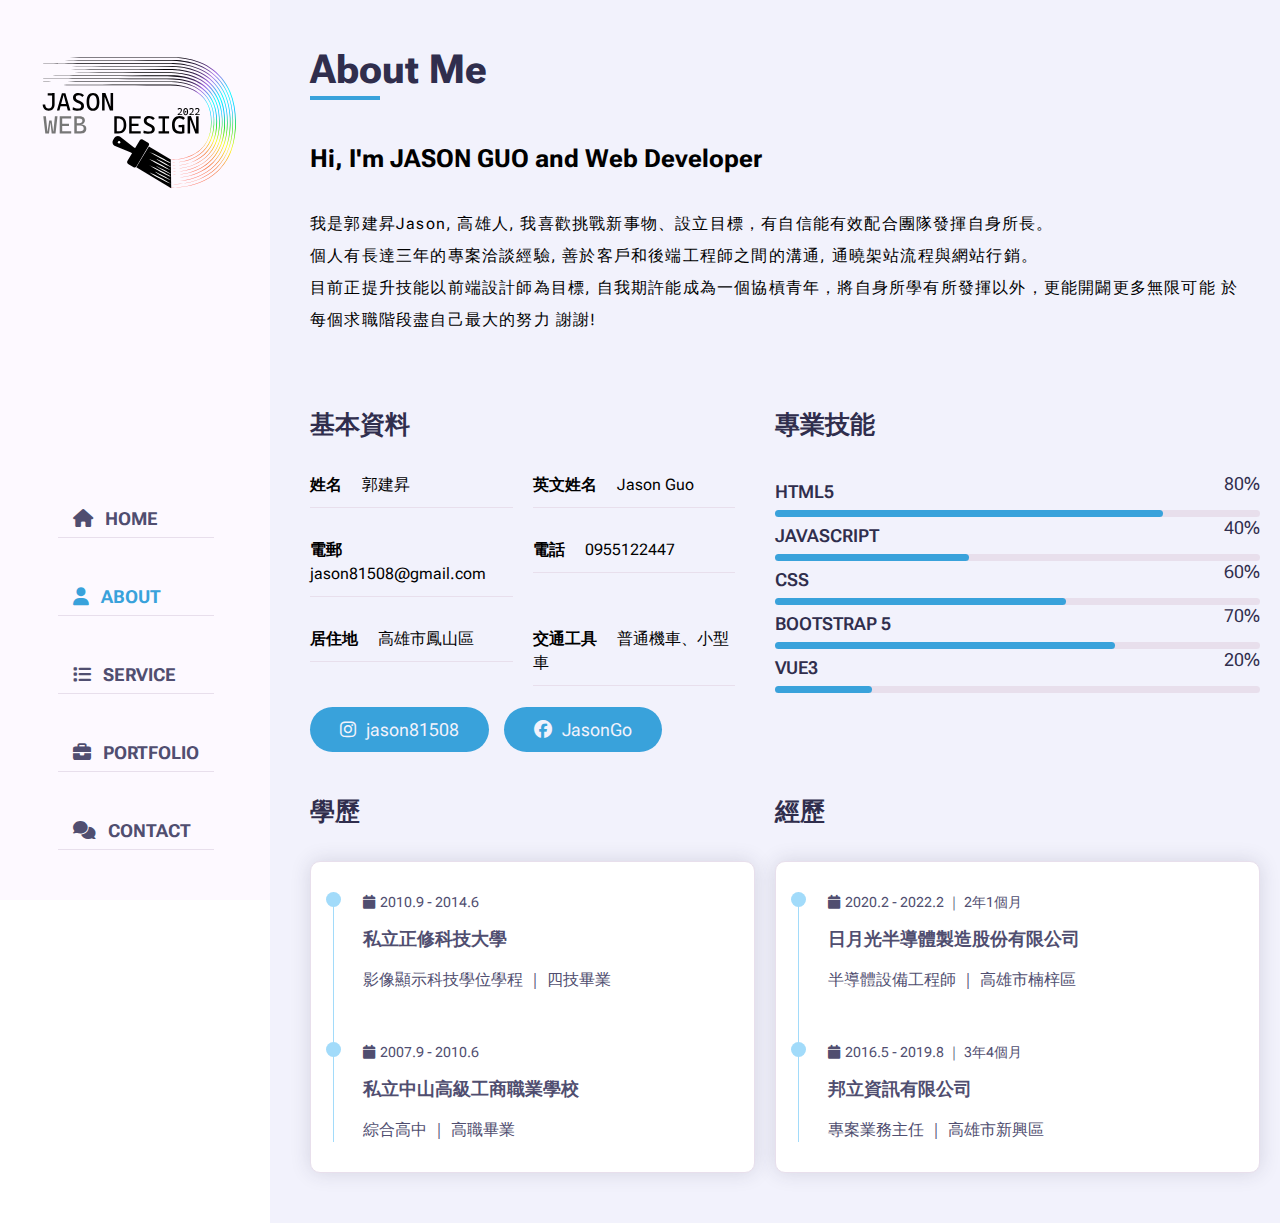
<file: about.html>
<!DOCTYPE html>
<html lang="en">
<head>
    <meta http-equiv="Content-Type" content="text/html; chrset=utf-8"/>
    <meta http-equiv="Content-language" content="zh-tw">
    <meta http-equiv="X-UA-Compatible" content="IE=edge">
    <meta name="viewport" content="width=device-width, initial-scale=1.0">
    <meta name="decription" content="這個是郭建昇的個人履歷，持續更新個人經歷與內容">
    <meta name="keywords" content="郭建昇, JasonGo個人履歷, Jasonguo個人履歷">
    <meta name="author" content="JasonGuo郭建昇">
    <meta name="copyright" content="郭建昇版權所有、轉載必究 ● Copyright JasonGuo ">
    <meta property="og:title" content="Jason's Portfolio">
    <meta property="og:decription" content="這個是郭建昇的個人履歷，持續更新個人經歷與內容">
    <meta property="og:type" content="website">
    <meta property="og:url" content="jason81508.github.io/Portfolio/">
    <!-- <meta property="og:image" content=""> -->
    <meta property="og:site_name" content="JasonGuo ｜ 關於我">
    <title>JasonGuo ｜ 關於我</title>
    <!-- css File -->
    <link rel="shortcut icon" href="favicon.ico">
    <link rel="stylesheet" href="css/all.css">
    <link rel="stylesheet" href="https://cdnjs.cloudflare.com/ajax/libs/font-awesome/6.1.1/css/all.min.css">
    <!-- JS File -->
    <script src="js/jquery-3.1.1.min.js"></script>
    <script src="js/script.js"></script>
</head>
<body>
    <!-- ***Main Container Star*** -->
    <div class="main-container">
        <!-- ***Aside Star*** -->
        
        <div class="aside">
            <div class="logo">
               <h1><a href="index.html">jason web design</a></h1>
            </div>
            <ul class="nav-toggler">
                <span></span>
            </ul>
            <ul class="nav">
                <li><a href="index.html"><i class="fa fa-home"></i> HOME</a></li>
                <li><a href="about.html" class="active"><i class="fa fa-user"></i> ABOUT</a></li>
                <li><a href="service.html"><i class="fa fa-list"></i> SERVICE</a></li>
                <li><a href="portfolio.html"><i class="fa fa-briefcase"></i> PORTFOLIO</a></li>
                <li><a href="contact.html"><i class="fa fa-comments"></i> CONTACT</a></li>
            </ul>
        </div>
        <!-- ***Aside End*** -->
        <!-- ****Main-Content Star*** -->
        <div class="main-content">
            <!-- About Star -->
            <section class="content-wrap about">
                <div class="container">
                    <div class="row">
                        <div class="page-title">
                            <h2>About Me</h2>
                        </div>
                    </div>
                    <div class="row">
                        <div class="about-content">
                            <h3 class="mb-30">Hi, I'm JASON GUO and Web Developer</h3>
                           <p class="mb-30">我是郭建昇Jason, 高雄人, 我喜歡挑戰新事物、設立目標，有自信能有效配合團隊發揮自身所長。<br>個人有長達三年的專案洽談經驗, 善於客戶和後端工程師之間的溝通, 通曉架站流程與網站行銷。<br>目前正提升技能以前端設計師為目標, 自我期許能成為一個協槓青年，將自身所學有所發揮以外，更能開闢更多無限可能 於每個求職階段盡自己最大的努力 謝謝!</p>
                        </div>
                    </div>
                    <div class="row">
                        <div class="person-info mb-30">
                            <div class="person-title mb-30">
                                <h2>基本資料</h2>
                            </div>
                            <div class="person-tip mb-30">
                                <h3><span>姓名</span>郭建昇</h3>
                            </div>
                            <div class="person-tip mb-30">
                                <h3><span>英文姓名</span>Jason Guo</h3>
                            </div>
                            <div class="person-tip mb-30">
                                <h3><span>電郵</span>jason81508@gmail.com</h3>
                            </div>
                            <div class="person-tip mb-30">
                                <h3><span>電話</span>0955122447</h3>
                            </div>
                            <div class="person-tip mb-30">
                                <h3><span>居住地</span>高雄市鳳山區</h3>
                            </div>
                            <div class="person-tip mb-30">
                                <h3><span>交通工具</span>普通機車、小型車</h3>
                            </div>
                            <div class="person-social">
                                <a href="https://www.instagram.com/jasongo81508/?hl=zh-tw" target="_blank" class="btn"><i class="fa-brands fa-instagram"></i>jason81508</a>
                            </div>
                            <div class="person-social">
                                <a href="https://www.facebook.com/jason.go.5" target="_blank" class="btn"><i class="fa-brands fa-facebook"></i>JasonGo</a>
                            </div>
                        </div>
                        <div class="person-skills">
                            <div class="skills-title mb-30">
                                <h2>專業技能</h2>
                            </div>
                            <div class="skills-tip">
                                <h3>HTML5</h3>
                                <div class="skills-progress">
                                    <div class="skills-progress-in" style="width:80%;"></div>
                                    <div class="skills-percent">80%</div>
                                </div>
                            </div>
                            <div class="skills-tip">
                                <h3>JAVASCRIPT</h3>
                                <div class="skills-progress">
                                    <div class="skills-progress-in" style="width:40%;"></div>
                                    <div class="skills-percent">40%</div>
                                </div>
                            </div>
                            <div class="skills-tip">
                                <h3>CSS</h3>
                                <div class="skills-progress">
                                    <div class="skills-progress-in" style="width:60%;"></div>
                                    <div class="skills-percent">60%</div>
                                </div>
                            </div>
                            <div class="skills-tip">
                                <h3>BOOTSTRAP 5</h3>
                                <div class="skills-progress">
                                    <div class="skills-progress-in" style="width:70%;"></div>
                                    <div class="skills-percent">70%</div>
                                </div>
                            </div>
                            <div class="skills-tip">
                                <h3>VUE3</h3>
                                <div class="skills-progress">
                                    <div class="skills-progress-in" style="width:20%;"></div>
                                    <div class="skills-percent">20%</div>
                                </div>
                            </div>
                        </div>
                    </div>
                    <div class="row">
                        <div class="education-title mb-30">
                            <h2 class="mb-30">學歷</h2>
                            <div class="timeline-box">
                                <div class="timeline shadow-dark">
                                    <!-- timeline item -->
                                    <div class="timeline-item">
                                        <div class="circle-dot"></div>
                                        <h3 class="timeline-date">
                                            <i class="fa fa-calendar"></i>2010.9 - 2014.6
                                        </h3>
                                        <h4 class="timeline-title">私立正修科技大學</h4>
                                        <p class="timeline-text">影像顯示科技學位學程 ｜ 四技畢業</p>
                                    </div>
                                    <div class="timeline-item">
                                        <div class="circle-dot"></div>
                                        <h3 class="timeline-date">
                                            <i class="fa fa-calendar"></i>2007.9 - 2010.6
                                        </h3>
                                        <h4 class="timeline-title">私立中山高級工商職業學校</h4>
                                        <p class="timeline-text">綜合高中 ｜ 高職畢業</p>
                                    </div>
                                </div>
                            </div>
                        </div>
                        <div class="experience-title mb-30">
                            <h2 class="mb-30">經歷</h2>
                            <div class="timeline-box">
                                <div class="timeline shadow-dark">
                                    <!-- timeline item -->
                                    <div class="timeline-item">
                                        <div class="circle-dot"></div>
                                        <h3 class="timeline-date">
                                            <i class="fa fa-calendar"></i>2020.2 - 2022.2 ｜ 2年1個月
                                        </h3>
                                        <h4 class="timeline-title">日月光半導體製造股份有限公司</h4>
                                        <p class="timeline-text">半導體設備工程師 ｜ 高雄市楠梓區</p>
                                    </div>
                                    <div class="timeline-item">
                                        <div class="circle-dot"></div>
                                        <h3 class="timeline-date"> 
                                            <i class="fa fa-calendar"></i>2016.5 - 2019.8 ｜ 3年4個月
                                        </h3>
                                        <h4 class="timeline-title">邦立資訊有限公司</h4>
                                        <p class="timeline-text">專案業務主任 ｜ 高雄市新興區</p>
                                    </div>
                                </div>
                            </div>
                        </div>
                    </div>
                </div>
            </section>
            <!-- About End -->
        </div>
        <!-- ****Main-Content End*** -->
    </div>
    <!-- ***Main Container End*** -->
</body>
</html>
</file>
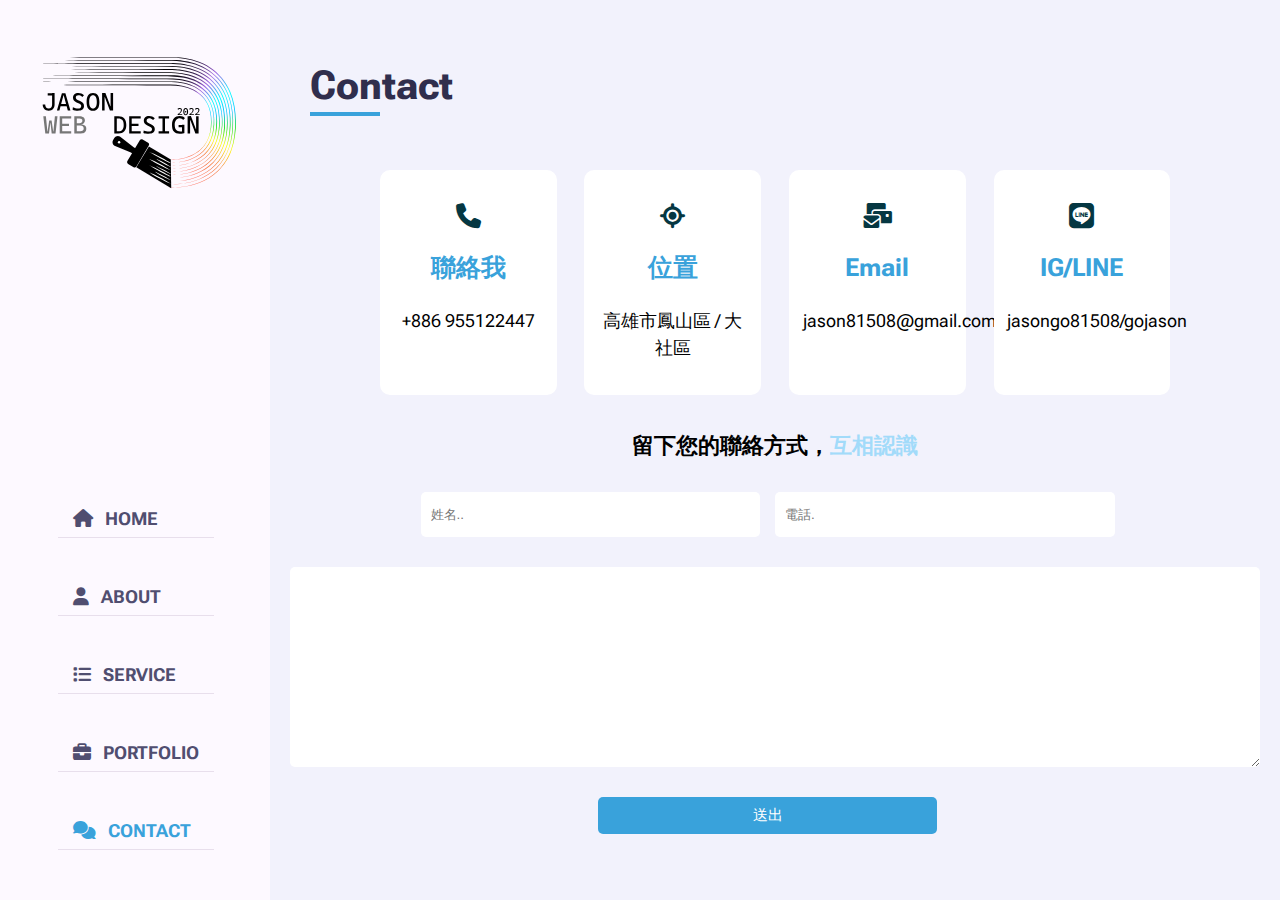
<file: contact.html>
<!DOCTYPE html>
<html lang="en">
<head>
    <meta http-equiv="Content-Type" content="text/html; chrset=utf-8"/>
    <meta http-equiv="Content-language" content="zh-tw">
    <meta http-equiv="X-UA-Compatible" content="IE=edge">
    <meta name="viewport" content="width=device-width, initial-scale=1.0">
    <meta name="decription" content="這個是郭建昇的個人履歷，持續更新個人經歷與內容">
    <meta name="keywords" content="郭建昇, JasonGo個人履歷, Jasonguo個人履歷">
    <meta name="author" content="JasonGuo郭建昇">
    <meta name="copyright" content="郭建昇版權所有、轉載必究 ● Copyright JasonGuo ">
    <meta property="og:title" content="Jason's Portfolio">
    <meta property="og:decription" content="這個是郭建昇的個人履歷，持續更新個人經歷與內容">
    <meta property="og:type" content="website">
    <meta property="og:url" content="jason81508.github.io/Portfolio/">
    <!-- <meta property="og:image" content=""> -->
    <meta property="og:site_name" content="JasonGuo ｜ 聯絡我">
    <title>JasonGuo ｜ 聯絡我</title>
    <!-- css File -->
    <link rel="shortcut icon" href="favicon.ico">
    <link rel="stylesheet" href="css/all.css">
    <link rel="stylesheet" href="https://cdnjs.cloudflare.com/ajax/libs/font-awesome/6.1.1/css/all.min.css">
    <!-- JS File -->
    <script src="js/jquery-3.1.1.min.js"></script>
    <script src="js/script.js"></script>
</head>
<body>
    <!-- ***Main Container Star*** -->
    <div class="main-container">
        <!-- ***Aside Star*** -->
        <div class="aside">
            <div class="logo">
               <h1><a href="index.html">jason web design</a></h1>
            </div>
            <ul class="nav-toggler">
                <span></span>
            </ul>
            <ul class="nav">
                <li><a href="index.html" ><i class="fa fa-home"></i> HOME</a></li>
                <li><a href="about.html"><i class="fa fa-user"></i> ABOUT</a></li>
                <li><a href="service.html"><i class="fa fa-list"></i> SERVICE</a></li>
                <li><a href="portfolio.html"><i class="fa fa-briefcase"></i> PORTFOLIO</a></li>
                <li><a href="contact.html" class="active"><i class="fa fa-comments"></i> CONTACT</a></li>
            </ul>
        </div>
        <!-- ***Aside End*** -->
        <!-- ****Main-Content Star*** -->
        <div class="main-content">
            <!-- Contact Star -->
            <section class="content-wrap contact">
                <div class="container">
                    <div class="row">
                        <div class="page-title">
                            <h2>Contact</h2>
                        </div>
                    </div>
                    <div class="row">
                        <div class="contact-content">
                            <div class="contact-item">
                                <i class="fa-solid fa-phone"></i>
                                <h3>聯絡我</h3>
                                <p>+886 955122447</p>
                            </div>
                            <div class="contact-item">
                                <i class="fa-solid fa-location-crosshairs"></i>
                                <h3>位置</h3>
                                <p>高雄市鳳山區 / 大社區</p>
                            </div>
                            <div class="contact-item">
                                <i class="fa-solid fa-envelopes-bulk"></i>
                                <h3>Email</h3>
                                <p>jason81508@gmail.com</p>
                            </div>
                            <div class="contact-item">
                                <i class="fa-brands fa-line"></i>
                                <h3>IG/LINE</h3>
                                <p>jasongo81508/gojason</p>
                            </div>
                        </div>
                    </div>
                    <div class="row">
                        <div class="qa-title mb-30">
                            <h4>留下您的聯絡方式，<span>互相認識</span></h4>
                        </div>
                        <form action="" class="contactus">
                            <input type="text" name="name" id="fname" placeholder="姓名..">
                            <input type="tel" name="tel" id="ftel" placeholder="電話.">
                            <textarea name="note" id="note"></textarea>
                            <input type="submit" value="送出" class="submit">
                        </form>
                    </div>
                </div>
            </section>
            <!-- Contact End -->
        </div>
        <!-- ****Main-Content End*** -->
    </div>
    <!-- ***Main Container End*** -->
</body>
</html>
</file>
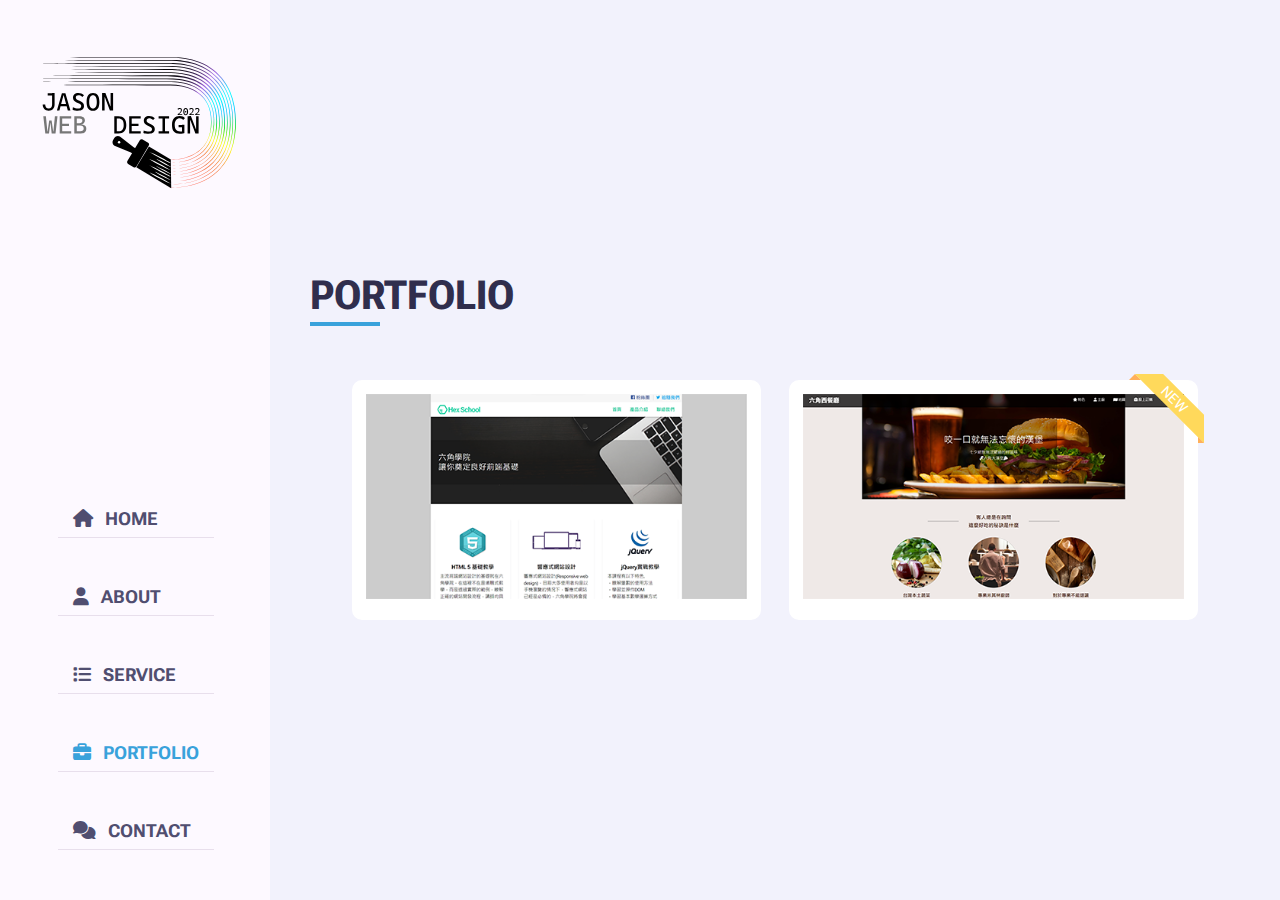
<file: portfolio.html>
<!DOCTYPE html>
<html lang="en">
<head>
    <meta http-equiv="Content-Type" content="text/html; chrset=utf-8"/>
    <meta http-equiv="Content-language" content="zh-tw">
    <meta http-equiv="X-UA-Compatible" content="IE=edge">
    <meta name="viewport" content="width=device-width, initial-scale=1.0">
    <meta name="decription" content="這個是郭建昇的個人履歷，持續更新個人經歷與內容">
    <meta name="keywords" content="郭建昇, JasonGo個人履歷, Jasonguo個人履歷">
    <meta name="author" content="JasonGuo郭建昇">
    <meta name="copyright" content="郭建昇版權所有、轉載必究 ● Copyright JasonGuo ">
    <meta property="og:title" content="Jason's Portfolio">
    <meta property="og:decription" content="這個是郭建昇的個人履歷，持續更新個人經歷與內容">
    <meta property="og:type" content="website">
    <meta property="og:url" content="jason81508.github.io/Portfolio/">
    <!-- <meta property="og:image" content=""> -->
    <meta property="og:site_name" content="JasonGuo ｜ 我的作品">
    <title>JasonGuo ｜ 我的作品</title>
    <!-- css File -->
    <link rel="shortcut icon" href="favicon.ico">
    <link rel="stylesheet" href="css/all.css">
    <link rel="stylesheet" href="https://cdnjs.cloudflare.com/ajax/libs/font-awesome/6.1.1/css/all.min.css">
    <!-- JS File -->
    <script src="js/jquery-3.1.1.min.js"></script>
    <script src="js/script.js"></script>
</head>
<body>
    <!-- ***Main Container Star*** -->
    <div class="main-container">
        <!-- ***Aside Star*** -->
        <div class="aside">
            <div class="logo">
               <h1><a href="index.html">jason web design</a></h1>
            </div>
            <ul class="nav-toggler">
                <span></span>
            </ul>
            <ul class="nav">
                <li><a href="index.html" ><i class="fa fa-home"></i> HOME</a></li>
                <li><a href="about.html"><i class="fa fa-user"></i> ABOUT</a></li>
                <li><a href="service.html"><i class="fa fa-list"></i> SERVICE</a></li>
                <li><a href="portfolio.html" class="active"><i class="fa fa-briefcase"></i> PORTFOLIO</a></li>
                <li><a href="contact.html"><i class="fa fa-comments"></i> CONTACT</a></li>
            </ul>
        </div>
        <!-- ***Aside End*** -->
        <!-- ****Main-Content Star*** -->
        <div class="main-content">
            <!-- Portfolio Star -->
            <section class="content-wrap portfolio">
                <div class="container">
                    <div class="row">
                        <div class="page-title">
                            <h2>PORTFOLIO</h2>
                        </div>
                    </div>
                    <div class="row">
                        <div class="portfolio-content">
                            <div class="portfolio-item">
                                
                                <img src="images/HEX-FLEX.png" alt="六角學院FLEX">
                                <div class="portfolio-text" onclick="window.location='https://jason81508.github.io/HEXPROJECT-FLEX/'">
                                    <h3>六角學院FLEX</h3>
                                    <p>依照layout，規劃html5架構，練習使用CSS3 FLEX呈現互動效果</p>
                                </div>
                            </div>
                            <div class="portfolio-item">
                                <div class="portfolio-tag">
                                    <span>NEW</span>
                                </div>
                                <img src="images/HEX-RWD.png" alt="六角學院RWD">
                                <div class="portfolio-text" onclick="window.location='https://jason81508.github.io/HEXPROJECT-RWD/'">
                                    <h3>六角學院RWD</h3>
                                    <p>依照layout，規劃html5架構，設計購物車、登入、註冊頁面&RWD</p>
                                </div>
                            </div>
                        </div>
                    </div>
                </div>
            </section>
            <!-- Portfolio End -->
        </div>
        <!-- ****Main-Content End*** -->
    </div>
    <!-- ***Main Container End*** -->
</body>
</html>
</file>
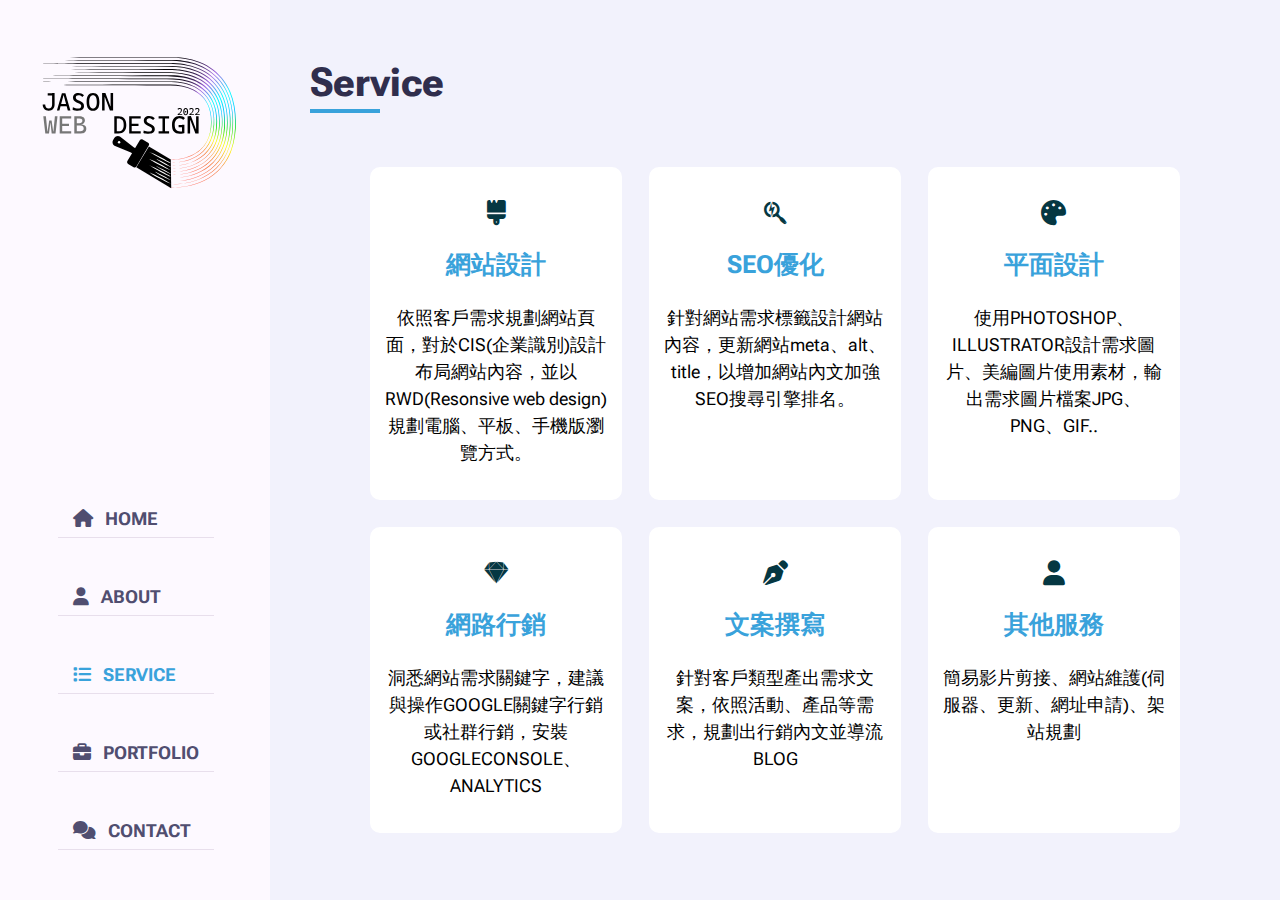
<file: service.html>
<!DOCTYPE html>
<html lang="en">
<head>
    <meta http-equiv="Content-Type" content="text/html; chrset=utf-8"/>
    <meta http-equiv="Content-language" content="zh-tw">
    <meta http-equiv="X-UA-Compatible" content="IE=edge">
    <meta name="viewport" content="width=device-width, initial-scale=1.0">
    <meta name="decription" content="這個是郭建昇的個人履歷，持續更新個人經歷與內容">
    <meta name="keywords" content="郭建昇, JasonGo個人履歷, Jasonguo個人履歷">
    <meta name="author" content="JasonGuo郭建昇">
    <meta name="copyright" content="郭建昇版權所有、轉載必究 ● Copyright JasonGuo ">
    <meta property="og:title" content="Jason's Portfolio">
    <meta property="og:decription" content="這個是郭建昇的個人履歷，持續更新個人經歷與內容">
    <meta property="og:type" content="website">
    <meta property="og:url" content="jason81508.github.io/Portfolio/">
    <!-- <meta property="og:image" content=""> -->
    <meta property="og:site_name" content="JasonGuo ｜ 我的服務">
    <title>JasonGuo ｜ 我的服務</title>
    <!-- css File -->
    <link rel="shortcut icon" href="favicon.ico">
    <link rel="stylesheet" href="css/all.css">
    <link rel="stylesheet" href="https://cdnjs.cloudflare.com/ajax/libs/font-awesome/6.1.1/css/all.min.css">
    <!-- JS File -->
    <script src="js/jquery-3.1.1.min.js"></script>
    <script src="js/script.js"></script>
</head>
<body>
    <!-- ***Main Container Star*** -->
    <div class="main-container">
        <!-- ***Aside Star*** -->
        <div class="aside">
            <div class="logo">
               <h1><a href="index.html">jason web design</a></h1>
            </div>
            <ul class="nav-toggler">
                <span></span>
            </ul>
            <ul class="nav">
                <li><a href="index.html" ><i class="fa fa-home"></i> HOME</a></li>
                <li><a href="about.html"><i class="fa fa-user"></i> ABOUT</a></li>
                <li><a href="service.html" class="active"><i class="fa fa-list"></i> SERVICE</a></li>
                <li><a href="portfolio.html"><i class="fa fa-briefcase"></i> PORTFOLIO</a></li>
                <li><a href="contact.html"><i class="fa fa-comments"></i> CONTACT</a></li>
            </ul>
        </div>
        <!-- ***Aside End*** -->
        <!-- ****Main-Content Star*** -->
        <div class="main-content">
            <!-- Service Star -->
            <section class="content-wrap service">
                <div class="container">
                    <div class="row">
                        <div class="page-title">
                            <h2>Service</h2>
                        </div>
                    </div>
                    <div class="row">
                        <div class="service-content">
                            <div class="service-item">
                                <i class="fa-solid fa-brush"></i>
                                <h3>網站設計</h3>
                                <p>依照客戶需求規劃網站頁面，對於CIS(企業識別)設計布局網站內容，並以RWD(Resonsive web design)規劃電腦、平板、手機版瀏覽方式。</p>
                            </div>
                            <div class="service-item">
                                <i class="fa-brands fa-searchengin"></i>
                                <h3>SEO優化</h3>
                                <p>針對網站需求標籤設計網站內容，更新網站meta、alt、title，以增加網站內文加強SEO搜尋引擎排名。</p>
                            </div>
                            <div class="service-item">
                                <i class="fa-solid fa-palette"></i>
                                <h3>平面設計</h3>
                                <p>使用PHOTOSHOP、ILLUSTRATOR設計需求圖片、美編圖片使用素材，輸出需求圖片檔案JPG、PNG、GIF..</p>
                            </div>
                            <div class="service-item">
                                <i class="fa-brands fa-sketch"></i>
                                <h3>網路行銷</h3>
                                <p>洞悉網站需求關鍵字，建議與操作GOOGLE關鍵字行銷或社群行銷，安裝GOOGLECONSOLE、ANALYTICS</p>
                            </div>
                            <div class="service-item">
                                <i class="fa-solid fa-pen-nib"></i>
                                <h3>文案撰寫</h3>
                                <p>針對客戶類型產出需求文案，依照活動、產品等需求，規劃出行銷內文並導流BLOG</p>
                            </div>
                            <div class="service-item">
                                <i class="fa-solid fa-user"></i>
                                <h3>其他服務</h3>
                                <p>簡易影片剪接、網站維護(伺服器、更新、網址申請)、架站規劃</p>
                            </div>
                        </div>
                    </div>
                </div>
            </section>
            <!-- Service End -->
        </div>
        <!-- ****Main-Content End*** -->
    </div>
    <!-- ***Main Container End*** -->
</body>
</html>
</file>
<file: css/all.css>
@charset "UTF-8";
@import url("https://fonts.googleapis.com/css2?family=Noto+Sans+TC:wght@500&family=Prompt:wght@200&family=Roboto+Flex:opsz,wght@8..144,200;8..144,300;8..144,400;8..144,500;8..144,600;8..144,700&display=swap");
.mb-30 {
  margin-bottom: 30px;
}

.mr-30 {
  margin-right: 30px;
}

/* http://meyerweb.com/eric/tools/css/reset/ 
   v2.0 | 20110126
   License: none (public domain)
*/
/* 專案導入reset 自行設計 */
html, body, div, span, applet, object, iframe,
h1, h2, h3, h4, h5, h6, p, blockquote, pre,
a, abbr, acronym, address, big, cite, code,
del, dfn, em, img, ins, kbd, q, s, samp,
small, strike, strong, sub, sup, tt, var,
b, u, i, center,
dl, dt, dd, ol, ul, li,
fieldset, form, label, legend,
table, caption, tbody, tfoot, thead, tr, th, td,
article, aside, canvas, details, embed,
figure, figcaption, footer, header, hgroup,
menu, nav, output, ruby, section, summary,
time, mark, audio, video {
  margin: 0;
  padding: 0;
  border: 0;
  font-size: 100%;
  font: inherit;
  vertical-align: baseline;
}

/* HTML5 display-role reset for older browsers */
article, aside, details, figcaption, figure,
footer, header, hgroup, menu, nav, section {
  display: block;
}

body {
  line-height: 1;
}

ol, ul {
  list-style: none;
}

blockquote, q {
  quotes: none;
}

blockquote:before, blockquote:after,
q:before, q:after {
  content: "";
  content: none;
}

table {
  border-collapse: collapse;
  border-spacing: 0;
}

* {
  outline: none;
  text-decoration: none;
  -webkit-box-sizing: border-box;
          box-sizing: border-box;
}

::before, ::after {
  -webkit-box-sizing: border-box;
          box-sizing: border-box;
}

img {
  max-width: 100%;
  height: auto;
}

:root {
  --bg-black-900:#f2f2fc;
  --bg-black-100:#fdf9ff;
  --bg-black-50:#e8dfec;
  --text-black-900:#302e4d;
  --text-black-700:#504e70;
  --skin-degreen-color:#053742;
  --skin-blue-color:#39A2DB;
  --skin-sky-color:#A2DBFA;
  --skin-gray-color:#E8F0F2;
}

body {
  line-height: 1.5;
  font-size: 18px;
  font-family: "Roboto Flex", sans-serif;
}

.aside {
  width: 270px;
  height: 100%;
  background-color: var(--bg-black-100);
  border-left: 1px solid var(--bg-black-100);
  padding: 30px;
  position: fixed;
  left: 0;
  top: 0;
  display: -webkit-box;
  display: -ms-flexbox;
  display: flex;
  -webkit-box-orient: vertical;
  -webkit-box-direction: normal;
      -ms-flex-direction: column;
          flex-direction: column;
  -webkit-box-pack: end;
      -ms-flex-pack: end;
          justify-content: flex-end;
  -webkit-box-align: center;
      -ms-flex-align: center;
          align-items: center;
  z-index: 10;
}
@media (max-width: 1199px) {
  .aside {
    left: -270px;
    -webkit-transition: 0.3s;
    transition: 0.3s;
  }
}
.aside .logo {
  position: absolute;
  top: 50px;
  background-image: url(../images/LOGO.svg);
  text-indent: 101%;
  overflow: hidden;
  white-space: nowrap;
}
@media (max-width: 899px) {
  .aside .logo {
    background-image: url(../images/LOGO_M.svg);
  }
}
.aside .logo h1 a {
  display: block;
  width: 210px;
  height: 144px;
}
@media (max-width: 899px) {
  .aside .logo h1 a {
    width: 150px;
    height: 103px;
  }
}
.aside .nav-toggler {
  height: 40px;
  width: 45px;
  border: 1px solid var(--bg-black-50);
  cursor: pointer;
  position: fixed;
  border-radius: 5px;
  background-color: var(--bg-black-100);
  /* display: flex; */
  display: none;
}
@media (max-width: 1199px) {
  .aside .nav-toggler {
    display: -webkit-box;
    display: -ms-flexbox;
    display: flex;
    -webkit-box-align: center;
        -ms-flex-align: center;
            align-items: center;
    -webkit-box-pack: center;
        -ms-flex-pack: center;
            justify-content: center;
    right: 20px;
    top: 20px;
  }
}
.aside .nav-toggler span {
  height: 2px;
  width: 18px;
  background-color: var(--skin-blue-color);
  position: relative;
}
@media (max-width: 1199px) {
  .aside .nav-toggler span {
    -webkit-transition: 0.3s;
    transition: 0.3s;
  }
}
.aside .nav-toggler span:before {
  content: "";
  position: absolute;
  height: 2px;
  width: 18px;
  top: 0;
  bottom: 0;
  margin: auto;
  -webkit-box-shadow: 0px 8px 0px var(--skin-blue-color), 0px -8px 0px var(--skin-blue-color);
          box-shadow: 0px 8px 0px var(--skin-blue-color), 0px -8px 0px var(--skin-blue-color);
}
.aside .nav li {
  padding: 20px;
}
.aside .nav li a {
  font-size: 18px;
  font-weight: bold;
  display: block;
  color: var(--text-black-700);
  border-bottom: 1px solid var(--bg-black-50);
  padding: 5px 15px;
}
.aside .nav li a.active {
  color: var(--skin-blue-color);
}
.aside .nav li a i {
  margin-right: 8px;
}

@media (max-width: 1199px) {
  .menu-show .aside {
    left: 0;
  }
}
.menu-show .aside .nav-toggler span:before {
  -webkit-box-shadow: 10px 8px 0px var(--skin-blue-color), -10px -8px 0px var(--skin-blue-color);
          box-shadow: 10px 8px 0px var(--skin-blue-color), -10px -8px 0px var(--skin-blue-color);
}

.main-content {
  padding-left: 270px;
}
@media (max-width: 1199px) {
  .main-content {
    padding-left: 0;
  }
}

.container {
  max-width: 1400px;
  width: 100%;
  padding: 20px 20px;
}

.row {
  display: -webkit-box;
  display: -ms-flexbox;
  display: flex;
  -ms-flex-wrap: wrap;
      flex-wrap: wrap;
  position: relative;
}

.page-title {
  width: 100%;
  padding: 20px 20px;
}
.page-title h2 {
  font-size: 40px;
  color: var(--text-black-900);
  font-weight: bold;
  position: relative;
}
.page-title h2:before {
  content: "";
  position: absolute;
  height: 4px;
  width: 70px;
  background-color: var(--skin-blue-color);
  bottom: 0;
  left: 0;
}

.btn {
  font-size: 18px;
  padding: 12px 30px;
  margin-right: 15px;
  border-radius: 50px;
  color: var(--bg-black-900);
  background-color: var(--skin-blue-color);
  -webkit-transition: all 0.3s 0s ease;
  transition: all 0.3s 0s ease;
}
.btn.hover {
  color: var(--skin-gray-color);
  background-color: var(--skin-degreen-color);
}

.shadow-dark {
  -webkit-box-shadow: 0 0 20px rgba(48, 46, 77, 0.15);
          box-shadow: 0 0 20px rgba(48, 46, 77, 0.15);
}

.hidden {
  display: none !important;
}

.content-wrap.home {
  background-color: var(--bg-black-900);
  min-height: 100vh;
  display: -webkit-box;
  display: -ms-flexbox;
  display: flex;
  -webkit-box-pack: center;
      -ms-flex-pack: center;
          justify-content: center;
  -webkit-box-align: center;
      -ms-flex-align: center;
          align-items: center;
}
.content-wrap.home .home-info {
  width: 60%;
}
@media (max-width: 899px) {
  .content-wrap.home .home-info {
    width: 100%;
  }
}
.content-wrap.home .home-info p {
  font-size: 18px;
  line-height: 2em;
  letter-spacing: 1.2px;
}
.content-wrap.home .home-info .hello {
  font-size: 30px;
  font-weight: bold;
  margin-bottom: 20px;
}
.content-wrap.home .home-info .profession {
  font-size: 25px;
  font-weight: bold;
  margin-bottom: 20px;
}
.content-wrap.home .home-info .name {
  font-size: 50px;
  font-family: "Prompt", sans-serif;
  color: var(--skin-degreen-color);
}
@media (max-width: 568px) {
  .content-wrap.home .home-info .name {
    font-size: 35px;
  }
}
.content-wrap.home .home-info .new-type {
  font-size: 40px;
  font-family: "Prompt", sans-serif;
  color: var(--skin-blue-color);
}
@media (max-width: 568px) {
  .content-wrap.home .home-info .new-type {
    font-size: 25px;
  }
}
.content-wrap.home .my-img {
  width: 40%;
  position: relative;
  z-index: 1;
}
@media (max-width: 899px) {
  .content-wrap.home .my-img {
    width: 100%;
    text-align: center;
  }
}
.content-wrap.home .my-img img {
  position: relative;
}
.content-wrap.home .my-img:before {
  content: "";
  position: absolute;
  width: 500px;
  height: 500px;
  background-color: var(--skin-gray-color);
  border-radius: 50%;
  -webkit-box-shadow: 20px 1px 0px var(--skin-blue-color);
          box-shadow: 20px 1px 0px var(--skin-blue-color);
  top: -40px;
  left: -20px;
  z-index: -1;
}
@media (max-width: 1199px) {
  .content-wrap.home .my-img:before {
    width: 300px;
    height: 300px;
    top: 60px;
    left: 60px;
  }
}
@media (max-width: 899px) {
  .content-wrap.home .my-img:before {
    display: none;
  }
}
.content-wrap.home .my-img:after {
  content: "Web Designer";
  font-size: 50px;
  font-weight: bold;
  line-height: 1;
  color: var(--skin-degreen-color);
  -webkit-writing-mode: vertical-rl;
      -ms-writing-mode: tb-rl;
          writing-mode: vertical-rl;
  position: absolute;
  width: 320px;
  height: 320px;
  /* background-color: #000; */
  border-bottom: 2px solid var(--skin-degreen-color);
  bottom: 0px;
  left: 150px;
}
@media (max-width: 1199px) {
  .content-wrap.home .my-img:after {
    font-size: 40px;
    line-height: 1.2;
    -webkit-writing-mode: initial;
        -ms-writing-mode: initial;
            writing-mode: initial;
    width: 220px;
    height: 120px;
    bottom: 0px;
    left: 0px;
  }
}
@media (max-width: 899px) {
  .content-wrap.home .my-img:after {
    font-size: 40px;
    line-height: 1.2;
    -webkit-writing-mode: initial;
        -ms-writing-mode: initial;
            writing-mode: initial;
    width: 220px;
    height: 120px;
    bottom: 0px;
    left: 0px;
  }
}

.content-wrap.about {
  background-color: var(--bg-black-900);
  min-height: 100vh;
  display: -webkit-box;
  display: -ms-flexbox;
  display: flex;
  -webkit-box-pack: center;
      -ms-flex-pack: center;
          justify-content: center;
  -webkit-box-align: center;
      -ms-flex-align: center;
          align-items: center;
}
.content-wrap.about .about-content {
  width: 100%;
  padding: 20px 20px;
}
.content-wrap.about .about-content h3 {
  font-size: 25px;
  font-weight: bold;
}
.content-wrap.about .about-content p {
  font-size: 16px;
  line-height: 2em;
  letter-spacing: 1.2px;
}
.content-wrap.about .person-info {
  width: 50%;
  display: -webkit-box;
  display: -ms-flexbox;
  display: flex;
  -ms-flex-wrap: wrap;
      flex-wrap: wrap;
  padding: 20px 20px;
}
@media (max-width: 899px) {
  .content-wrap.about .person-info {
    width: 100%;
  }
}
.content-wrap.about .person-info .person-title {
  width: 100%;
  font-size: 25px;
  font-weight: bold;
  color: var(--text-black-900);
}
.content-wrap.about .person-info .person-tip {
  width: 50%;
  font-size: 16px;
  padding-right: 20px;
}
@media (max-width: 568px) {
  .content-wrap.about .person-info .person-tip {
    width: 100%;
  }
}
.content-wrap.about .person-info .person-tip h3 {
  border-bottom: 1px solid var(--bg-black-50);
  padding-bottom: 10px;
}
.content-wrap.about .person-info .person-tip span {
  font-weight: bold;
  padding-right: 20px;
}
@media (max-width: 568px) {
  .content-wrap.about .person-social .btn {
    font-size: 16px;
    padding: 6px 24px;
    margin-right: 0px;
  }
}
.content-wrap.about .person-social .btn i {
  padding-right: 10px;
}
.content-wrap.about .person-skills {
  width: 50%;
  display: -webkit-box;
  display: -ms-flexbox;
  display: flex;
  -webkit-box-orient: vertical;
  -webkit-box-direction: normal;
      -ms-flex-direction: column;
          flex-direction: column;
  padding: 20px 0px;
}
@media (max-width: 899px) {
  .content-wrap.about .person-skills {
    width: 100%;
  }
}
.content-wrap.about .person-skills .skills-title {
  width: 100%;
  font-size: 25px;
  font-weight: bold;
  color: var(--text-black-900);
  margin-bottom: 30px;
}
.content-wrap.about .person-skills .skills-tip {
  width: 100%;
}
.content-wrap.about .person-skills .skills-tip h3 {
  font-weight: 600;
  font-size: 18px;
  color: var(--text-black-900);
  text-transform: capitalize;
  padding: 5px 0;
}
.content-wrap.about .person-skills .skills-tip .skills-progress {
  background-color: var(--bg-black-50);
  height: 7px;
  border-radius: 4px;
  width: 100%;
  position: relative;
}
.content-wrap.about .person-skills .skills-tip .skills-progress .skills-progress-in {
  position: absolute;
  left: 0;
  top: 0;
  height: 100%;
  border-radius: 4px;
  background-color: var(--skin-blue-color);
}
.content-wrap.about .person-skills .skills-tip .skills-progress .skills-percent {
  position: absolute;
  right: 0;
  top: -40px;
  font-weight: 400;
  color: var(--text-black-900);
}
.content-wrap.about .education-title {
  width: 50%;
  padding: 0px 20px;
}
@media (max-width: 899px) {
  .content-wrap.about .education-title {
    width: 100%;
  }
}
.content-wrap.about .education-title h2 {
  font-size: 25px;
  font-weight: bold;
  color: var(--text-black-900);
}
.content-wrap.about .education-title .timeline-box {
  width: 100%;
  display: -webkit-box;
  display: -ms-flexbox;
  display: flex;
}
.content-wrap.about .education-title .timeline-box .timeline {
  background-color: #FFF;
  padding: 30px 15px;
  border: 1px solid var(--bg-black-50);
  border-radius: 10px;
  width: 100%;
  position: relative;
}
.content-wrap.about .education-title .timeline-box .timeline .timeline-item {
  position: relative;
  padding: 0px 0px 50px 37px;
}
.content-wrap.about .education-title .timeline-box .timeline .timeline-item:last-child {
  padding-bottom: 0;
}
.content-wrap.about .education-title .timeline-box .timeline .timeline-item:before {
  content: "";
  width: 1px;
  position: absolute;
  height: 100%;
  left: 7px;
  top: 0;
  background-color: var(--skin-sky-color);
}
.content-wrap.about .education-title .timeline-box .timeline .timeline-item .circle-dot {
  position: absolute;
  left: 0;
  top: 0;
  height: 15px;
  width: 15px;
  border-radius: 50%;
  background-color: var(--skin-sky-color);
}
.content-wrap.about .education-title .timeline-box .timeline .timeline-item .timeline-date {
  font-weight: 400;
  font-size: 14px;
  margin-bottom: 12px;
  color: var(--text-black-700);
}
.content-wrap.about .education-title .timeline-box .timeline .timeline-item .timeline-date .fa {
  margin-right: 5px;
}
.content-wrap.about .education-title .timeline-box .timeline .timeline-item .timeline-title {
  font-weight: 700;
  font-size: 18px;
  margin-bottom: 15px;
  text-transform: capitalize;
  color: var(--text-black-700);
}
.content-wrap.about .education-title .timeline-box .timeline .timeline-item .timeline-text {
  line-height: 25px;
  font-size: 16px;
  text-align: justify;
  color: var(--text-black-700);
}
.content-wrap.about .experience-title {
  width: 50%;
}
@media (max-width: 899px) {
  .content-wrap.about .experience-title {
    width: 100%;
  }
}
.content-wrap.about .experience-title h2 {
  font-size: 25px;
  font-weight: bold;
  color: var(--text-black-900);
}
.content-wrap.about .experience-title .timeline-box {
  width: 100%;
  display: -webkit-box;
  display: -ms-flexbox;
  display: flex;
}
.content-wrap.about .experience-title .timeline-box .timeline {
  background-color: #FFF;
  padding: 30px 15px;
  border: 1px solid var(--bg-black-50);
  border-radius: 10px;
  width: 100%;
  position: relative;
}
.content-wrap.about .experience-title .timeline-box .timeline .timeline-item {
  position: relative;
  padding: 0px 0px 50px 37px;
}
.content-wrap.about .experience-title .timeline-box .timeline .timeline-item:last-child {
  padding-bottom: 0;
}
.content-wrap.about .experience-title .timeline-box .timeline .timeline-item:before {
  content: "";
  width: 1px;
  position: absolute;
  height: 100%;
  left: 7px;
  top: 0;
  background-color: var(--skin-sky-color);
}
.content-wrap.about .experience-title .timeline-box .timeline .timeline-item .circle-dot {
  position: absolute;
  left: 0;
  top: 0;
  height: 15px;
  width: 15px;
  border-radius: 50%;
  background-color: var(--skin-sky-color);
}
.content-wrap.about .experience-title .timeline-box .timeline .timeline-item .timeline-date {
  font-weight: 400;
  font-size: 14px;
  margin-bottom: 12px;
  color: var(--text-black-700);
}
.content-wrap.about .experience-title .timeline-box .timeline .timeline-item .timeline-date .fa {
  margin-right: 5px;
}
.content-wrap.about .experience-title .timeline-box .timeline .timeline-item .timeline-title {
  font-weight: 700;
  font-size: 18px;
  margin-bottom: 15px;
  text-transform: capitalize;
  color: var(--text-black-700);
}
.content-wrap.about .experience-title .timeline-box .timeline .timeline-item .timeline-text {
  line-height: 25px;
  font-size: 16px;
  text-align: justify;
  color: var(--text-black-700);
}

.content-wrap.service {
  background-color: var(--bg-black-900);
  min-height: 100vh;
  display: -webkit-box;
  display: -ms-flexbox;
  display: flex;
  -webkit-box-pack: center;
      -ms-flex-pack: center;
          justify-content: center;
  -webkit-box-align: center;
      -ms-flex-align: center;
          align-items: center;
}
.content-wrap.service .service-content {
  width: 100%;
  display: -webkit-box;
  display: -ms-flexbox;
  display: flex;
  -ms-flex-wrap: wrap;
      flex-wrap: wrap;
  -webkit-box-pack: center;
      -ms-flex-pack: center;
          justify-content: center;
  padding: 20px 20px;
}
.content-wrap.service .service-content .service-item {
  width: 27%;
  padding: 1.5% 1.5%;
  margin: 1.5% 1.5%;
  background-color: #fff;
  border-radius: 10px;
  text-align: center;
  -webkit-transform: all 0.3s ease;
          transform: all 0.3s ease;
}
@media (max-width: 899px) {
  .content-wrap.service .service-content .service-item {
    width: 44%;
  }
}
@media (max-width: 568px) {
  .content-wrap.service .service-content .service-item {
    width: 94%;
  }
}
.content-wrap.service .service-content .service-item:hover, .content-wrap.service .service-content .service-item:active {
  -webkit-box-shadow: 0 0 20px rgba(48, 46, 77, 0.15);
          box-shadow: 0 0 20px rgba(48, 46, 77, 0.15);
}
.content-wrap.service .service-content .service-item i {
  color: var(--skin-degreen-color);
  font-size: 25px;
  margin: 20px 0;
}
.content-wrap.service .service-content .service-item h3 {
  color: var(--skin-blue-color);
  font-size: 25px;
  font-weight: 700;
  margin-bottom: 20px;
}
.content-wrap.service .service-content .service-item p {
  font-size: 18px;
  margin-bottom: 20px;
}

.content-wrap.portfolio {
  background-color: var(--bg-black-900);
  min-height: 100vh;
  display: -webkit-box;
  display: -ms-flexbox;
  display: flex;
  -webkit-box-pack: center;
      -ms-flex-pack: center;
          justify-content: center;
  -webkit-box-align: center;
      -ms-flex-align: center;
          align-items: center;
}
.content-wrap.portfolio .portfolio-content {
  width: 100%;
  display: -webkit-box;
  display: -ms-flexbox;
  display: flex;
  -webkit-box-pack: center;
      -ms-flex-pack: center;
          justify-content: center;
  -ms-flex-wrap: wrap;
      flex-wrap: wrap;
  padding: 20px 20px;
}
.content-wrap.portfolio .portfolio-content .portfolio-item {
  width: 44%;
  padding: 1.5% 1.5%;
  margin: 1.5% 1.5%;
  background-color: #fff;
  border-radius: 10px;
  text-align: center;
  -webkit-transform: all 0.3s ease;
          transform: all 0.3s ease;
  position: relative;
}
@media (max-width: 899px) {
  .content-wrap.portfolio .portfolio-content .portfolio-item {
    width: 94%;
  }
}
.content-wrap.portfolio .portfolio-content .portfolio-item .portfolio-tag {
  overflow: hidden;
  width: 80px;
  height: 80px;
  position: absolute;
  top: -6px;
  right: -6px;
}
.content-wrap.portfolio .portfolio-content .portfolio-item .portfolio-tag:before {
  content: "";
  position: absolute;
  border-bottom: 6px solid #ffb05b;
  border-left: 6px solid transparent;
  border-right: 6px solid transparent;
  left: 5px;
}
.content-wrap.portfolio .portfolio-content .portfolio-item .portfolio-tag:after {
  content: "";
  position: absolute;
  border-top: 6px solid transparent;
  border-left: 6px solid #ffb05b;
  border-right: 6px solid transparent;
  bottom: 11px;
  right: -6px;
}
.content-wrap.portfolio .portfolio-content .portfolio-item .portfolio-tag span {
  position: absolute;
  top: 15px;
  right: -30px;
  -webkit-transform: rotate(45deg);
          transform: rotate(45deg);
  width: 120px;
  height: 20px;
  line-height: 21px;
  background-color: #FFD95B;
  color: #fff;
  text-align: center;
  font-size: 14px;
}
.content-wrap.portfolio .portfolio-content .portfolio-item .portfolio-text {
  display: -webkit-box;
  display: -ms-flexbox;
  display: flex;
  -ms-flex-wrap: wrap;
      flex-wrap: wrap;
  -webkit-box-pack: center;
      -ms-flex-pack: center;
          justify-content: center;
  -webkit-box-align: center;
      -ms-flex-align: center;
          align-items: center;
  position: absolute;
  opacity: 0;
  color: #fff;
  top: 0;
  bottom: 0;
  left: 0;
  right: 0;
  -webkit-transition: 0.5s;
  transition: 0.5s;
}
.content-wrap.portfolio .portfolio-content .portfolio-item .portfolio-text:hover {
  position: absolute;
  opacity: 0.7;
  background-color: var(--skin-degreen-color);
  top: 0;
  bottom: 0;
  left: 0;
  right: 0;
  border-radius: 10px;
  cursor: pointer;
}
.content-wrap.portfolio .portfolio-content .portfolio-item .portfolio-text h3 {
  width: 100%;
  font-size: 50px;
}
@media (max-width: 899px) {
  .content-wrap.portfolio .portfolio-content .portfolio-item .portfolio-text h3 {
    font-size: 40px;
  }
}

.content-wrap.contact {
  background-color: var(--bg-black-900);
  min-height: 100vh;
  display: -webkit-box;
  display: -ms-flexbox;
  display: flex;
  -webkit-box-pack: center;
      -ms-flex-pack: center;
          justify-content: center;
  -webkit-box-align: center;
      -ms-flex-align: center;
          align-items: center;
}
.content-wrap.contact .contact-content {
  width: 100%;
  display: -webkit-box;
  display: -ms-flexbox;
  display: flex;
  -webkit-box-pack: center;
      -ms-flex-pack: center;
          justify-content: center;
  -ms-flex-wrap: wrap;
      flex-wrap: wrap;
  padding: 20px 20px;
}
.content-wrap.contact .contact-content .contact-item {
  width: 19%;
  padding: 1.5% 1.5%;
  margin: 1.5% 1.5%;
  background-color: #fff;
  border-radius: 10px;
  text-align: center;
  position: relative;
}
@media (max-width: 899px) {
  .content-wrap.contact .contact-content .contact-item {
    width: 44%;
  }
}
@media (max-width: 568px) {
  .content-wrap.contact .contact-content .contact-item {
    width: 94%;
  }
}
.content-wrap.contact .contact-content .contact-item:hover {
  -webkit-box-shadow: 0 0 20px rgba(48, 46, 77, 0.15);
          box-shadow: 0 0 20px rgba(48, 46, 77, 0.15);
}
.content-wrap.contact .contact-content .contact-item i {
  color: var(--skin-degreen-color);
  font-size: 25px;
  margin: 20px 0;
}
.content-wrap.contact .contact-content .contact-item h3 {
  color: var(--skin-blue-color);
  font-size: 25px;
  font-weight: 700;
  margin-bottom: 20px;
}
.content-wrap.contact .contact-content .contact-item p {
  font-size: 18px;
  margin-bottom: 20px;
}
.content-wrap.contact .qa-title {
  text-align: center;
  width: 100%;
}
.content-wrap.contact .qa-title h4 {
  font-size: 22px;
  font-weight: bold;
}
.content-wrap.contact .qa-title h4 span {
  color: var(--skin-sky-color);
}
.content-wrap.contact .contactus {
  width: 100%;
  display: -webkit-box;
  display: -ms-flexbox;
  display: flex;
  -webkit-box-orient: horizontal;
  -webkit-box-direction: normal;
      -ms-flex-direction: row;
          flex-direction: row;
  -ms-flex-wrap: wrap;
      flex-wrap: wrap;
  -webkit-box-pack: center;
      -ms-flex-pack: center;
          justify-content: center;
}
.content-wrap.contact .contactus input {
  width: 35%;
  border: none;
  padding: 15px 10px;
  margin: 0px 15px 30px 0px;
  border-radius: 5px;
  -webkit-transition: 0.3s;
  transition: 0.3s;
}
@media (max-width: 568px) {
  .content-wrap.contact .contactus input {
    width: 94%;
    padding: 1.5% 1.5%;
    margin: 1.5% 1.5%;
  }
}
.content-wrap.contact .contactus input:focus {
  -webkit-box-shadow: 0 0 20px rgba(48, 46, 77, 0.15);
          box-shadow: 0 0 20px rgba(48, 46, 77, 0.15);
}
.content-wrap.contact .contactus input[type=submit] {
  font-size: 15px;
  color: #fff;
  background-color: var(--skin-blue-color);
  cursor: pointer;
  padding: 9px 30px;
  -webkit-transition: 0.3s;
  transition: 0.3s;
}
.content-wrap.contact .contactus input[type=submit]:hover {
  background-color: var(--skin-sky-color);
}
.content-wrap.contact .contactus textarea {
  width: 100%;
  height: 200px;
  margin-bottom: 30px;
  border: none;
  border-radius: 5px;
  -webkit-transition: 0.3s;
  transition: 0.3s;
}
.content-wrap.contact .contactus textarea:focus {
  -webkit-box-shadow: 0 0 20px rgba(48, 46, 77, 0.15);
          box-shadow: 0 0 20px rgba(48, 46, 77, 0.15);
}
</file>
